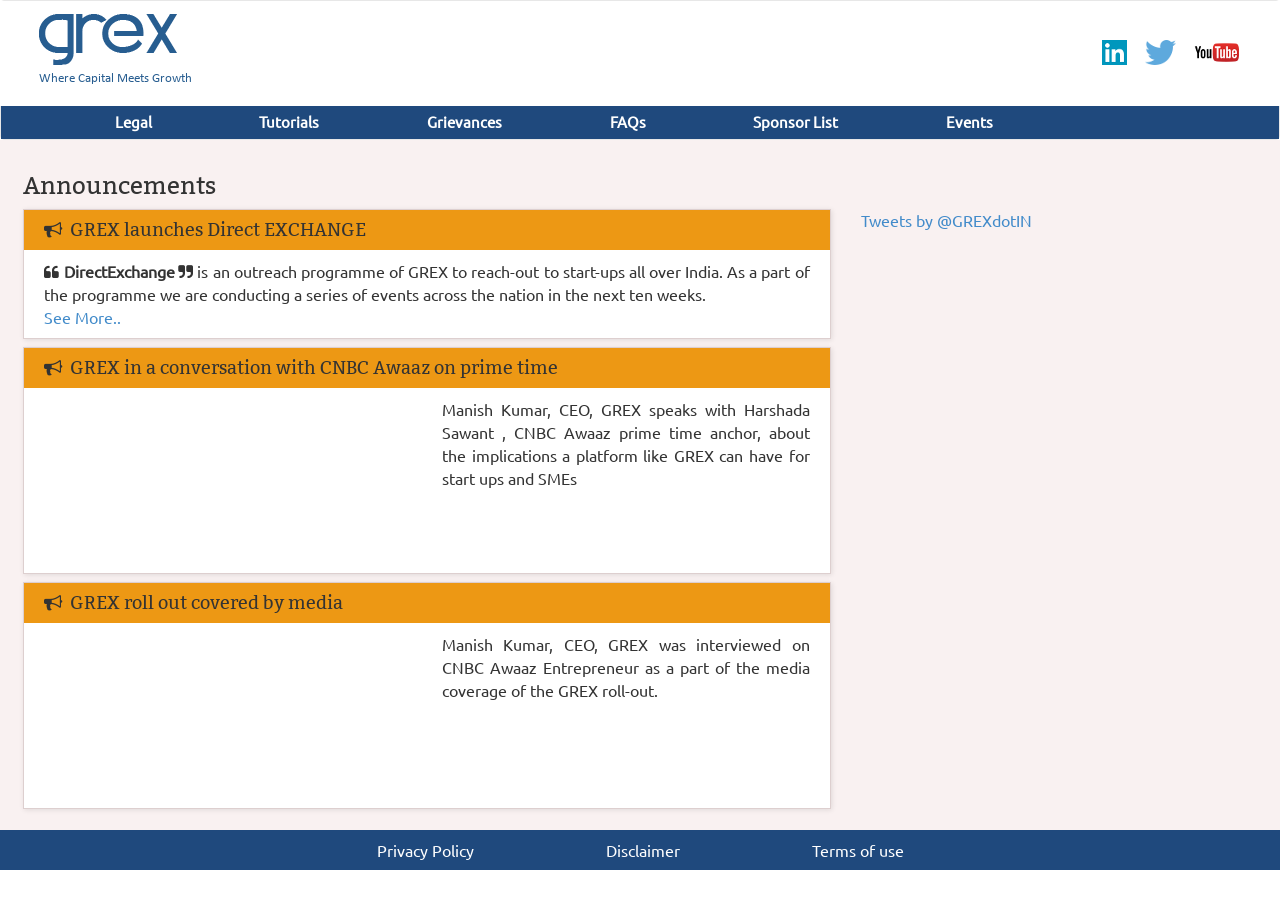
<file: index.html>
<html>
	<head>
		<link href="css/bootstrap.min.css" rel="stylesheet" />
		<link href="css/font-awesome.min.css" rel="stylesheet" />
		<link href="css/index.css" rel="stylesheet"/>
		
		<script src="js/jquery-2.1.1.min.js"></script>
		<script src="js/bootstrap.min.js"></script>
		<script src="js/index.js"></script>
	</head>
	<body>
		<div id="header"></div>
		
		<div class="container-fluid background paddingBody">
		<!--
			<div class="row">
						
						
						<div class="col-lg-12 col-md-12 col-xs-12">
							<div class="row card description">
								<div class="col-lg-12 col-xs-12 col-md-12 card-content">
									Similarity and contrast, connection and separation, grouped and ungrouped are
		all ways to describe the varying sameness and difference between elements.
		Based on the information they carry, weâ€™ll want some elements to look similar,
		to indicate that they are related in some way. Weâ€™ll also want to show that some
		elements are different and belong to different groups.
								</div>
							</div>
							
						</div>
						
						
						
					</div>
				-->
		
			<div class="row">
				<div class="col-lg-8 col-md-8 col-xs-8 left-side announcements">
					
					<h3>Announcements</h3>
					
					<div class="card">
						<div class="card-heading">
							<h4><i class="fa fa-bullhorn"></i>GREX launches Direct EXCHANGE</h4>		
						</div>
						
						<div class="card-content">
							<i class="fa fa-quote-left"></i><strong> DirectExchange</strong><i class="fa fa-quote-right"></i> is an outreach programme of GREX to reach-out to start-ups all over  India. As a part of the programme we are conducting a series of events across the nation in the next ten weeks.
							<br>
							<a href="events.html">See More..</a>
						</div>
					</div>
					
					
					<div class="card">
						<div class="card-heading">
							<h4><i class="fa fa-bullhorn"></i>GREX in a conversation with CNBC Awaaz on prime time</h4>		
						</div>
						
						<div class="card-content">
								<div class="row">
								<div class="col-lg-6 col-md-6 col-xs-6 card-video">
									<iframe src="https://www.youtube.com/embed/W9gJWY_guM8" frameborder="0" allowfullscreen></iframe>
								</div>
								<div class="col-lg-6 col-md-6 col-xs-6 ">
									Manish Kumar, CEO, GREX speaks with Harshada Sawant , CNBC Awaaz prime time anchor, about the implications a platform like GREX can have for start ups and SMEs
								</div>
							</div>
						
						</div>
					</div>
					
						<div class="card">
						<div class="card-heading">
							<h4><i class="fa fa-bullhorn"></i>GREX roll out covered by media</h4>		
						</div>
						
						<div class="card-content">
								<div class="row">
								<div class="col-lg-6 col-md-6 col-xs-6 card-video">
									<iframe src="https://www.youtube.com/embed/N4D2Pi7-pUA" frameborder="0" allowfullscreen></iframe>
								</div>
								<div class="col-lg-6 col-md-6 col-xs-6 ">
									Manish Kumar, CEO, GREX was interviewed on CNBC Awaaz Entrepreneur as a part of the media coverage of the GREX roll-out.
								</div>
							</div>
						
						</div>
					</div>
					
					<!--
					<div class="card">
											<div class="card-heading">
												<h4>Heading21</h4>		
											</div>
											
											<div class="card-content">
												<div class="row">
													<div class="col-lg-6 col-md-6 col-xs-6 card-image">
														<img src="images/announcement/mki.jpeg" />
													</div>
													<div class="col-lg-6 col-md-6 col-xs-6 ">
														Each of these things communicates something about the element. If one heading is bigger than another, then we assume the bigger heading is more important. We might view an element with a shape thatÃ¢â‚¬â„¢s jagged and sharp as being dangerous.
													</div>
												</div>
											</div>
										</div>
										-->
			<!--
					
								<div class="card">
									<div class="card-heading">
										<h4>Heading21</h4>		
									</div>
									
									<div class="card-content">
										<div class="row">
											<div class="col-lg-6 col-md-6 col-xs-6 card-video">
												<iframe src="https://www.youtube.com/embed/W9gJWY_guM8" frameborder="0" allowfullscreen></iframe>
											</div>
											<div class="col-lg-6 col-md-6 col-xs-6 ">
												Each of these things communicates something about the element. If one heading is bigger than another, then we assume the bigger heading is more important. We might view an element with a shape thatÃ¢â‚¬â„¢s jagged and sharp as being dangerous.
											</div>
										</div>
									</div>
								</div>
								
						-->
					
					
				</div>
				
				<div class="col-lg-4 col-md-4 col-xs-4">
						<h3 style="opacity: 0">Tweets</h3>
						
					
						
				<a class="twitter-timeline" href="https://twitter.com/GREXdotIN" data-widget-id="596213461622755329">Tweets by @GREXdotIN</a>
<script>!function(d,s,id){var js,fjs=d.getElementsByTagName(s)[0],p=/^http:/.test(d.location)?'http':'https';if(!d.getElementById(id)){js=d.createElement(s);js.id=id;js.src=p+"://platform.twitter.com/widgets.js";fjs.parentNode.insertBefore(js,fjs);}}(document,"script","twitter-wjs");</script>
					
				</div>
			</div>
		</div>

<div id="footer"></div>
	
	</body>
</html>
</file>
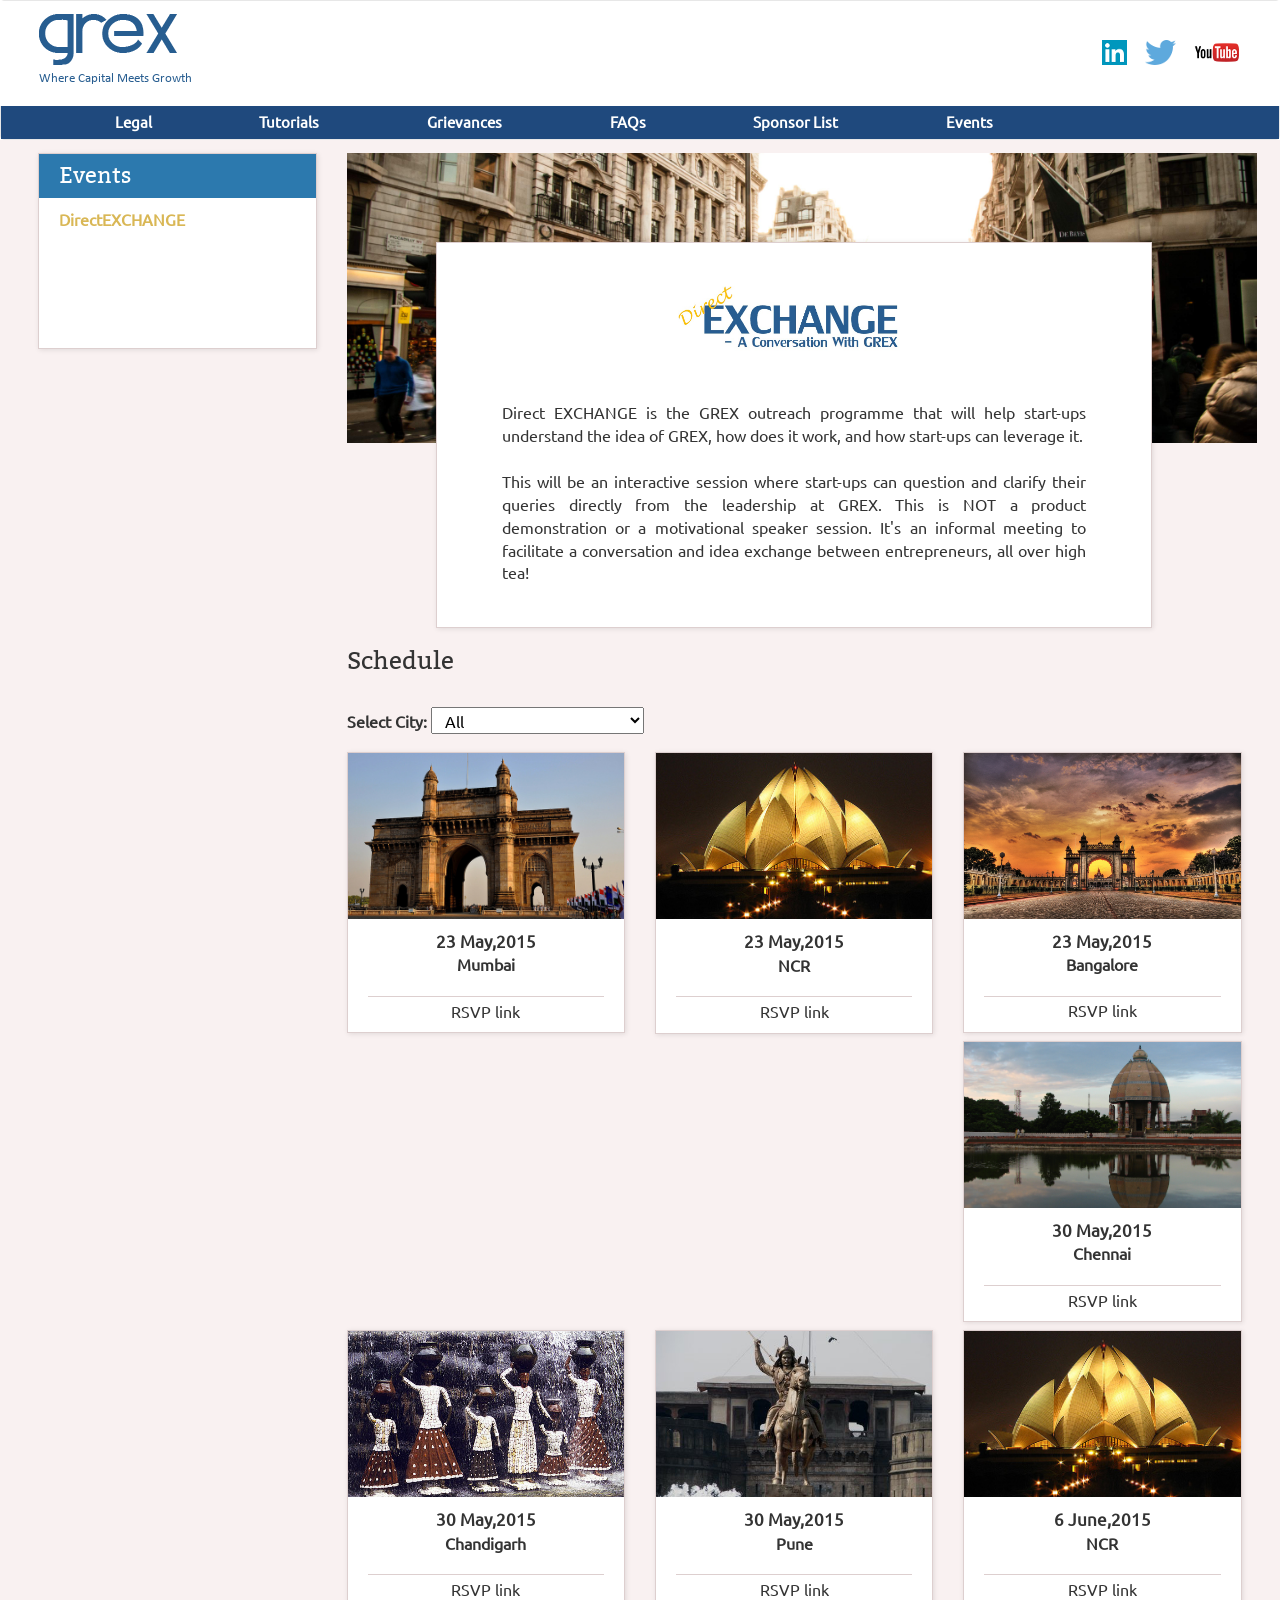
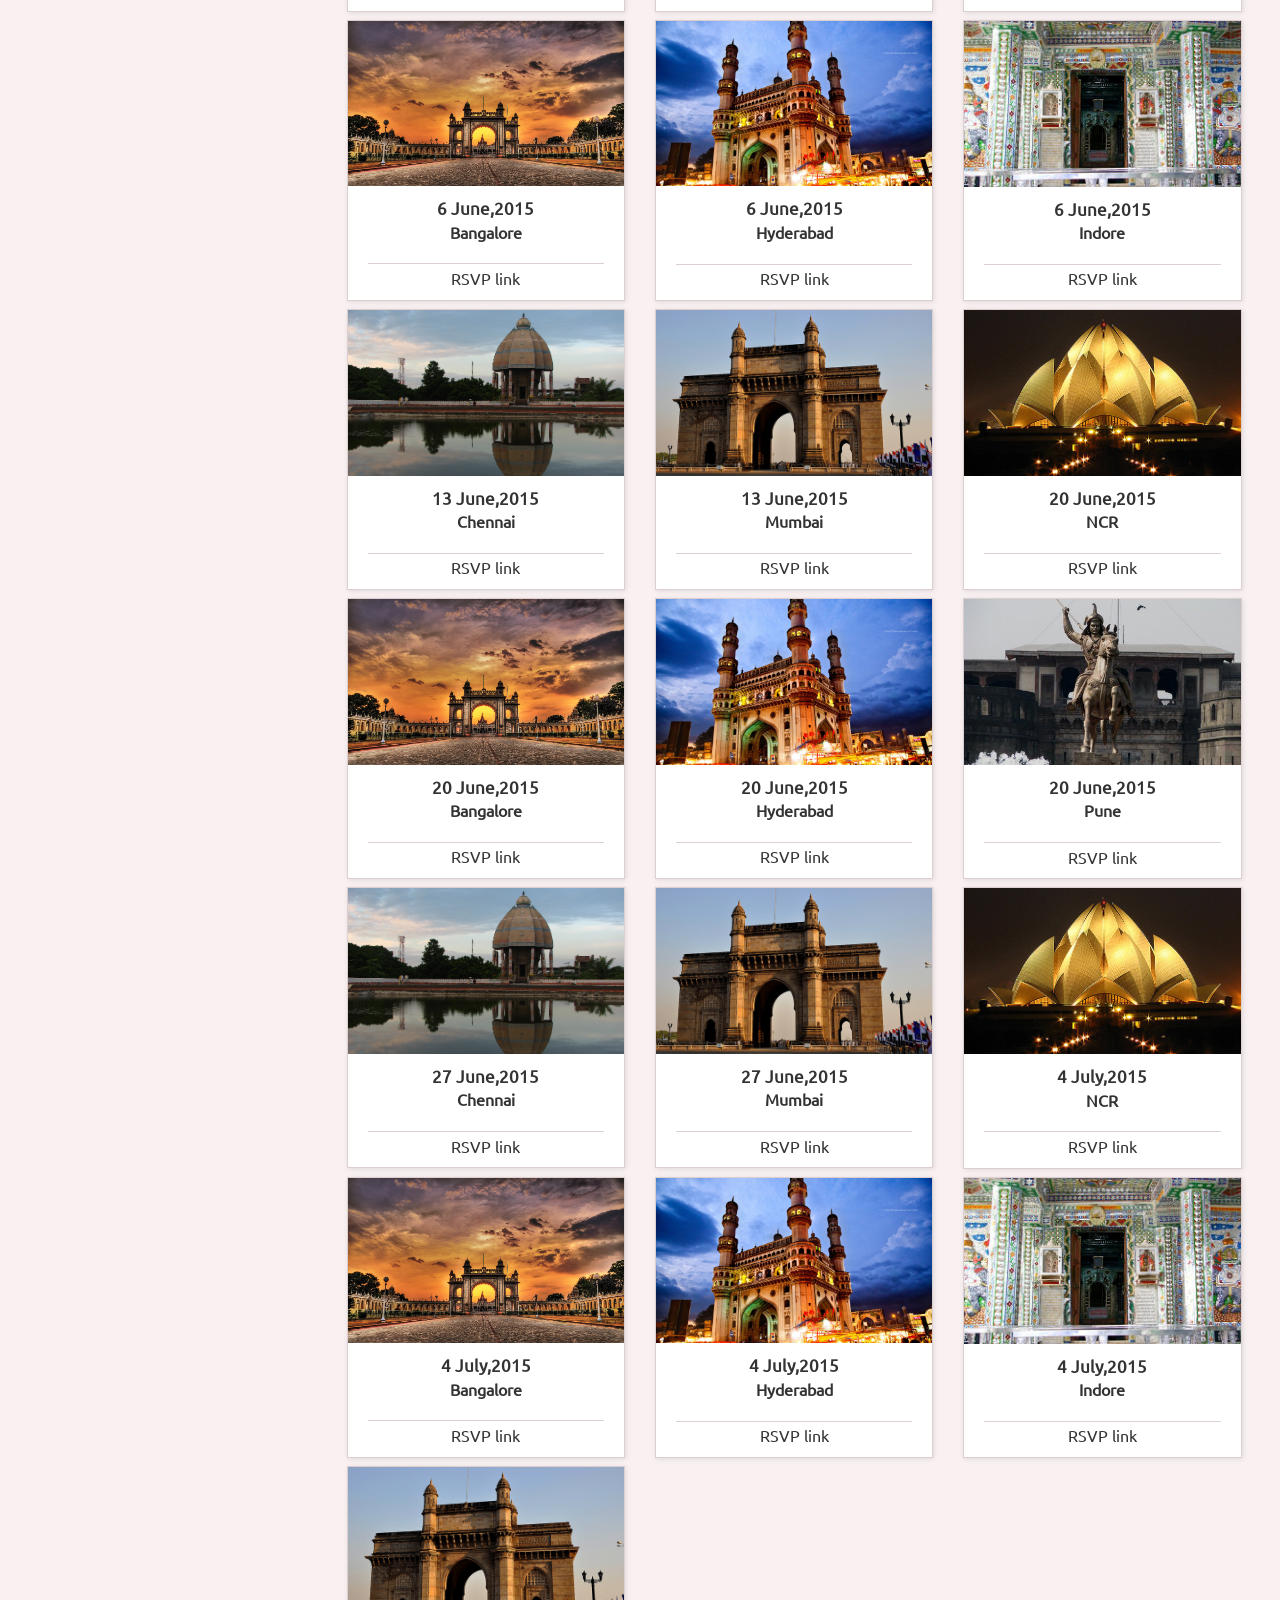
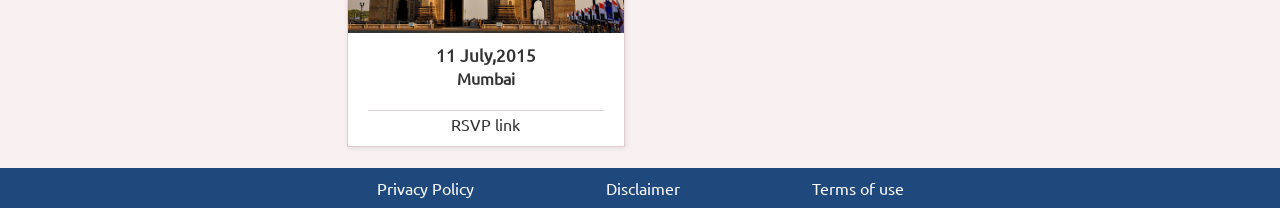
<file: events.html>
<html>
		<head>
		<link href="css/bootstrap.min.css" rel="stylesheet" />
		<link href="css/index.css" rel="stylesheet"/>
		
		<script src="js/jquery-2.1.1.min.js"></script>
		<script src="js/bootstrap.min.js"></script>
		<script src="js/index.js"></script>
	</head>
	<body>
		<div id="header"></div>
		
		
			<div class="container-fluid background paddingBody">
				<div class="row">
					<div class="col-lg-3 col-md-3 col-xs-3 blue">
						<div class="card">
						<div class="card-heading">
							<h4>Events</h4>		
						</div>
						
						<div class="card-content side-menu">
							
							<ul>
								<li>
									<a href="grievances-grievanceOficer.html" class="active" >DirectEXCHANGE</a>
								</li>
								
							
								
								
							</ul>
							
						</div>
					</div>
					
					
					</div>
				
					<div class="col-lg-9 col-md-9 col-xs-9" id="mainContent">
						
						<div class="bgImg">
							<img src="images/bg1.jpg" />
						</div>
						
					<div class="card event">
						
						
						
						<div class="card-content event">
						
							<div class="text-center">
								<img src="images/directExchangeLogo.jpg" class="eventLogo" />
							</div>
							
							<p>
								Direct EXCHANGE is the GREX outreach programme that will help start-ups understand the idea of GREX, how does it work, and how start-ups can leverage it.
							</p>
							
							<p>
								This will be an interactive session where start-ups can question and clarify their queries directly from the leadership at GREX. This is NOT a product demonstration or a motivational speaker session. It's an informal meeting to facilitate a conversation and idea exchange between entrepreneurs, all over high tea!
							</p>
								
						</div>
					</div>	
						
						<h3>Schedule</h3>
						
						<br />
						<label>Select City:</label>
						<select class="filter">
							<optgroup>
							<option selected="selected" value="all">All</option>
							<option value="bangalore">Bangalore</option>
							<option value="chennai">Chennai</option>
							<option value="chandigarh">Chandigarh</option>
							<option value="indore">Indore</option>
							<option value="mumbai">Mumbai</option>
							<option value="ncr">NCR</option>
							
							<option value="pune">Pune</option>
							</optgroup>
						</select>
						
					<div class="row schedule">
						<div class="col-lg-4 col-md-4 col-xs-12 mumbai">
							<div class="card ">
								<img src="images/mumbai1.jpg" />
								<div class="card-content text-center">
									<div class="date">23 May,2015</div>
									<div class="location">Mumbai</div>
								</div>
								
								<div class="card-footer text-center">
									<div class="line"></div>
									RSVP link
								</div>
							</div>
						</div>
					
						<div class="col-lg-4 col-md-4 col-xs-12 ncr">
							<div class="card ">
								<img src="images/delhi1.jpg" />
								<div class="card-content text-center">
									<div class="date">23 May,2015</div>
									<div class="location">NCR</div>
								</div>
								
								<div class="card-footer text-center">
									<div class="line"></div>
									RSVP link
								</div>
							</div>
						</div>
					
						<div class="col-lg-4 col-md-4 col-xs-12 bangalore">
							<div class="card ">
								<img src="images/banglore1.jpg" />
								<div class="card-content text-center">
									<div class="date">23 May,2015</div>
									<div class="location">Bangalore</div>
								</div>
								
								<div class="card-footer text-center">
									<div class="line"></div>
									RSVP link
								</div>
							</div>
						</div>
					<!--					-->
					
					<div class="col-lg-4 col-md-4 col-xs-12 chennai">
							<div class="card ">
								<img src="images/chennai1.jpg" />
								<div class="card-content text-center">
									<div class="date">30 May,2015</div>
									<div class="location">Chennai</div>
								</div>
								
								<div class="card-footer text-center">
									<div class="line"></div>
									RSVP link
								</div>
							</div>
						</div>
					
						<div class="col-lg-4 col-md-4 col-xs-12 chandigarh">
							<div class="card ">
								<img src="images/chandigarh1.jpg" />
								<div class="card-content text-center">
									<div class="date">30 May,2015</div>
									<div class="location">Chandigarh</div>
								</div>
								
								<div class="card-footer text-center">
									<div class="line"></div>
									RSVP link
								</div>
							</div>
						</div>
					
						<div class="col-lg-4 col-md-4 col-xs-12 pune">
							<div class="card ">
								<img src="images/pune1.jpg" />
								<div class="card-content text-center">
									<div class="date">30 May,2015</div>
									<div class="location">Pune</div>
								</div>
								
								<div class="card-footer text-center">
									<div class="line"></div>
									RSVP link
								</div>
							</div>
						</div>
					
						<!--		-->
						
						<div class="col-lg-4 col-md-4 col-xs-12 ncr">
							<div class="card ">
								<img src="images/delhi1.jpg">
								<div class="card-content text-center">
									<div class="date">6 June,2015</div>
									<div class="location">NCR</div>
								</div>
								
								<div class="card-footer text-center">
									<div class="line"></div>
									RSVP link
								</div>
							</div>
						</div>
					
						<div class="col-lg-4 col-md-4 col-xs-12 bangalore">
							<div class="card ">
								<img src="images/banglore1.jpg">
								<div class="card-content text-center">
									<div class="date">6 June,2015</div>
									<div class="location">Bangalore</div>
								</div>
								
								<div class="card-footer text-center">
									<div class="line"></div>
									RSVP link
								</div>
							</div>
						</div>
						
						<div class="col-lg-4 col-md-4 col-xs-12 hyderabad">
							<div class="card ">
								<img src="images/hyderabad1.jpg">
								<div class="card-content text-center">
									<div class="date">6 June,2015</div>
									<div class="location">Hyderabad</div>
								</div>
								
								<div class="card-footer text-center">
									<div class="line"></div>
									RSVP link
								</div>
							</div>
						</div>
						
						<div class="col-lg-4 col-md-4 col-xs-12 indore">
							<div class="card ">
								<img src="images/indore1.jpg">
								<div class="card-content text-center">
									<div class="date">6 June,2015</div>
									<div class="location">Indore</div>
								</div>
								
								<div class="card-footer text-center">
									<div class="line"></div>
									RSVP link
								</div>
							</div>
						</div>
						
						<!--													-->
						
						<div class="col-lg-4 col-md-4 col-xs-12 chennai">
							<div class="card ">
								<img src="images/chennai1.jpg">
								<div class="card-content text-center">
									<div class="date">13 June,2015</div>
									<div class="location">Chennai</div>
								</div>
								
								<div class="card-footer text-center">
									<div class="line"></div>
									RSVP link
								</div>
							</div>
						</div>
					
						<div class="col-lg-4 col-md-4 col-xs-12 mumbai">
							<div class="card ">
								<img src="images/mumbai1.jpg">
								<div class="card-content text-center">
									<div class="date">13 June,2015</div>
									<div class="location">Mumbai</div>
								</div>
								
								<div class="card-footer text-center">
									<div class="line"></div>
									RSVP link
								</div>
							</div>
						</div>
					
						<!--													-->
						
						<div class="col-lg-4 col-md-4 col-xs-12 ncr">
							<div class="card ">
								<img src="images/delhi1.jpg">
								<div class="card-content text-center">
									<div class="date">20 June,2015</div>
									<div class="location">NCR</div>
								</div>
								
								<div class="card-footer text-center">
									<div class="line"></div>
									RSVP link
								</div>
							</div>
						</div>
					
						<div class="col-lg-4 col-md-4 col-xs-12 bangalore">
							<div class="card ">
								<img src="images/banglore1.jpg">
								<div class="card-content text-center">
									<div class="date">20 June,2015</div>
									<div class="location">Bangalore</div>
								</div>
								
								<div class="card-footer text-center">
									<div class="line"></div>
									RSVP link
								</div>
							</div>
						</div>
					
						<div class="col-lg-4 col-md-4 col-xs-12 hyderabad">
							<div class="card ">
								<img src="images/hyderabad1.jpg">
								<div class="card-content text-center">
									<div class="date">20 June,2015</div>
									<div class="location">Hyderabad</div>
								</div>
								
								<div class="card-footer text-center">
									<div class="line"></div>
									RSVP link
								</div>
							</div>
						</div>
					
						<div class="col-lg-4 col-md-4 col-xs-12 pune">
							<div class="card ">
								<img src="images/pune1.jpg">
								<div class="card-content text-center">
									<div class="date">20 June,2015</div>
									<div class="location">Pune</div>
								</div>
								
								<div class="card-footer text-center">
									<div class="line"></div>
									RSVP link
								</div>
							</div>
						</div>

						<div class="col-lg-4 col-md-4 col-xs-12 chennai">
							<div class="card">
								<img src="images/chennai1.jpg">
								<div class="card-content text-center">
									<div class="date">27 June,2015</div>
									<div class="location">Chennai</div>
								</div>
								
								<div class="card-footer text-center">
									<div class="line"></div>
									RSVP link
								</div>
							</div>
						</div>
						
						<div class="col-lg-4 col-md-4 col-xs-12 mumbai">
							<div class="card">
								<img src="images/mumbai1.jpg">
								<div class="card-content text-center">
									<div class="date">27 June,2015</div>
									<div class="location">Mumbai</div>
								</div>
								
								<div class="card-footer text-center">
									<div class="line"></div>
									RSVP link
								</div>
							</div>
						</div>
					
						<div class="col-lg-4 col-md-4 col-xs-12 ncr">
							<div class="card">
								<img src="images/delhi1.jpg">
								<div class="card-content text-center">
									<div class="date">4 July,2015</div>
									<div class="location">NCR</div>
								</div>
								
								<div class="card-footer text-center">
									<div class="line"></div>
									RSVP link
								</div>
							</div>
						</div>
						
						<div class="col-lg-4 col-md-4 col-xs-12 bangalore">
							<div class="card">
								<img src="images/banglore1.jpg">
								<div class="card-content text-center">
									<div class="date">4 July,2015</div>
									<div class="location">Bangalore</div>
								</div>
								
								<div class="card-footer text-center">
									<div class="line"></div>
									RSVP link
								</div>
							</div>
						</div>
					
						<div class="col-lg-4 col-md-4 col-xs-12 hyderabad">
							<div class="card">
								<img src="images/hyderabad1.jpg">
								<div class="card-content text-center">
									<div class="date">4 July,2015</div>
									<div class="location">Hyderabad</div>
								</div>
								
								<div class="card-footer text-center">
									<div class="line"></div>
									RSVP link
								</div>
							</div>
						</div>
					
						<div class="col-lg-4 col-md-4 col-xs-12 indore">
							<div class="card">
								<img src="images/indore1.jpg">
								<div class="card-content text-center">
									<div class="date">4 July,2015</div>
									<div class="location">Indore</div>
								</div>
								
								<div class="card-footer text-center">
									<div class="line"></div>
									RSVP link
								</div>
							</div>
						</div>

						<div class="col-lg-4 col-md-4 col-xs-12 mumbai">
							<div class="card">
								<img src="images/mumbai1.jpg">
								<div class="card-content text-center">
									<div class="date">11 July,2015</div>
									<div class="location">Mumbai</div>
								</div>
								
								<div class="card-footer text-center">
									<div class="line"></div>
									RSVP link
								</div>
							</div>
						</div>

					</div>
					
					
					</div>
				</div>
			</div>
			
			<div id="footer"></div>
		
	</body>
	
</html>
</file>
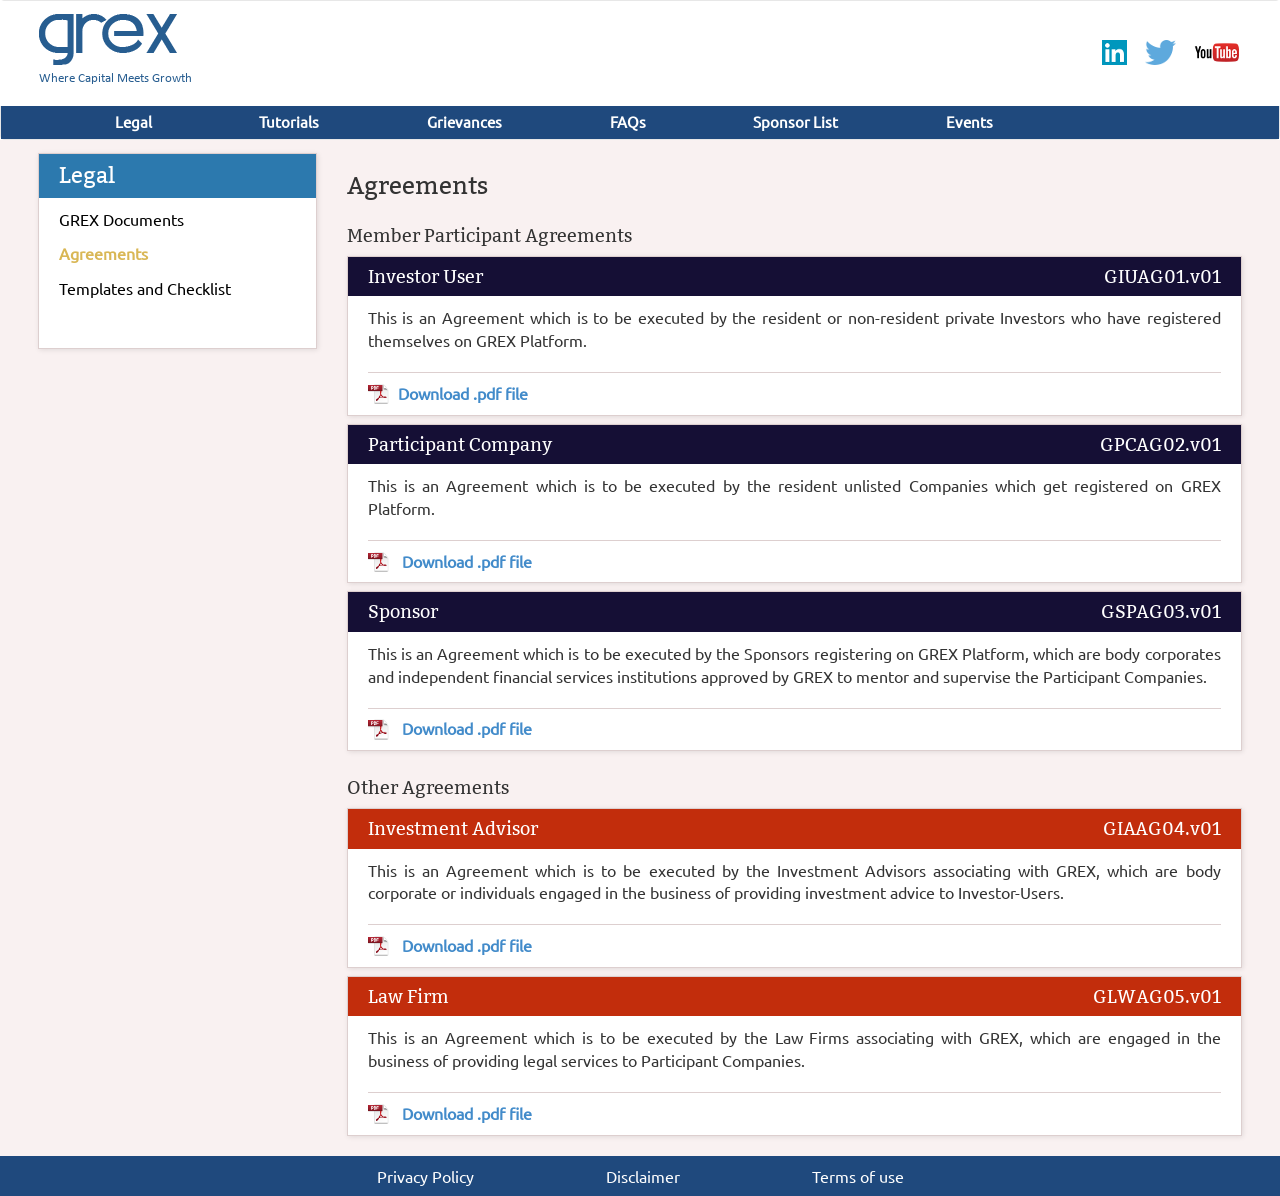
<file: legalAgreements.html>
<html>
		<head>
		<link href="css/bootstrap.min.css" rel="stylesheet" />
		<link href="css/index.css" rel="stylesheet"/>
		
		<script src="js/jquery-2.1.1.min.js"></script>
		<script src="js/bootstrap.min.js"></script>
		<script src="js/index.js"></script>
	</head>
	<body>
		<div id="header"></div>
		
		
			<div class="container-fluid background paddingBody">
				<div class="row">
					<div class="col-lg-3 col-md-3 col-xs-3 blue">
						<div class="card">
						<div class="card-heading">
							<h4>Legal</h4>		
						</div>
						
						<div class="card-content side-menu">
							
							<ul>
								<li>
									<a href="legalGrexDocuments.html" >GREX Documents</a>
								</li>
								
								<li>
									<a href="legalAgreements.html" class="active" >Agreements</a>
								</li>
								
								<li>
									<a href="legalTemplatesAndChecklist.html">Templates and Checklist</a>
								</li>
								
								<li class="hide">
									<a href="legalRegulatoryRelevantLaws.html">Regulatory Relevant Laws</a>
								</li>
							</ul>
							
						</div>
					</div>
					
					
					</div>
				
					<div class="col-lg-9 col-md-9 col-xs-9" id="mainContent">
			
					
						<h3>Agreements</h3>
						
						<h4 class="sub-title">Member Participant Agreements</h4>
						
						<div class="card">
						<div class="card-heading purple">
							<h4>
								<div class="row">
									<div class="col-lg-6 col-md-6 col-xs-6 docName">
										Investor User
									</div>
									<div class="col-lg-6 col-md-6 col-xs-6 docId">
										GIUAG01.v01
									</div>
									
								</div>
							</h4>		
						</div>
						
						<div class="card-content">
							This is an Agreement which is to be executed by the resident or non-resident private Investors who have registered themselves on GREX Platform.
						</div>
						
						<div class="card-footer">
							<div class="line"></div>
							<div class="card-footer-content">
								<a href="documents/GIUAG01.v01 - GREX Investor User Agreement.pdf" download><img class="pdfIcon" src="images/pdficon_large.png" />Download .pdf file</a>
							</div>
						</div>
					</div>
					
						<div class="card">
						<div class="card-heading purple">
							<h4>
								<div class="row">
									
									<div class="col-lg-6 col-md-6 col-xs-6 docName">
										Participant Company
									</div>
									
									<div class="col-lg-6 col-md-6 col-xs-6 docId">
										GPCAG02.v01
									</div>
								</div>
							</h4>		
						</div>
						
						<div class="card-content">
							This is an Agreement which is to be executed by the resident unlisted Companies which get registered on GREX Platform.
						</div>
						
						<div class="card-footer">
							<div class="line"></div>
							<div class="card-footer-content">
								<a href="documents/GPCAG02.v01 - GREX Participant Company's Agreement.pdf" download> <img class="pdfIcon" src="images/pdficon_large.png" /> Download .pdf file</a>
							</div>
						</div>
					</div>
					
						<div class="card">
						<div class="card-heading purple">
							<h4>
								<div class="row">
									<div class="col-lg-6 col-md-6 col-xs-6 docName">
										Sponsor
									</div>
									<div class="col-lg-6 col-md-6 col-xs-6 docId">
										GSPAG03.v01
									</div>
									
								</div>
							</h4>		
						</div>
						
						<div class="card-content">
							This is an Agreement which is to be executed by the Sponsors registering on GREX Platform, which are body corporates and independent financial services institutions approved by GREX to mentor and supervise the Participant Companies.
						</div>
						
						<div class="card-footer">
							<div class="line"></div>
							<div class="card-footer-content">
								<a href="documents/GSPAG03.v01 - GREX Sponsor Agreement.pdf" download><img class="pdfIcon" src="images/pdficon_large.png" /> Download .pdf file</a>
							</div>
						</div>
					</div>
					
					<h4 class="sub-title">Other Agreements</h4>
						
						<div class="card">
						<div class="card-heading red">
							<h4>
								<div class="row">
									<div class="col-lg-6 col-md-6 col-xs-6 docName">
										Investment Advisor
									</div>
									<div class="col-lg-6 col-md-6 col-xs-6 docId">
										GIAAG04.v01
									</div>
									
								</div>
							</h4>		
						</div>
						
						<div class="card-content">
							This is an Agreement which is to be executed by the Investment Advisors associating with GREX, which are body corporate or individuals engaged in the business of providing investment advice to Investor-Users.
						</div>
						
						<div class="card-footer">
							<div class="line"></div>
							<div class="card-footer-content">
								<a href="documents/GIAAG04.v01 - GREX Investment Advisor Agreement.pdf" download><img class="pdfIcon" src="images/pdficon_large.png" /> Download .pdf file</a>
							</div>
						</div>
					</div>
					
						
						<div class="card">
						<div class="card-heading red">
							<h4>
								<div class="row">
									<div class="col-lg-6 col-md-6 col-xs-6 docName">
										Law Firm
									</div>
									<div class="col-lg-6 col-md-6 col-xs-6 docId">
										GLWAG05.v01
									</div>
									
								</div>
							</h4>		
						</div>
						
						<div class="card-content">
							This is an Agreement which is to be executed by the Law Firms associating with GREX, which are engaged in the business of providing legal services to Participant Companies.
						</div>
						
						<div class="card-footer">
							<div class="line"></div>
							<div class="card-footer-content">
								<a href="documents/GLWAG05.v01 - GREX Law Firm Agreement.pdf" download><img class="pdfIcon" src="images/pdficon_large.png" /> Download .pdf file</a>
							</div>
						</div>
					</div>
					
					
					
					
					
					
					
					
					</div>
				</div>
			</div>
			
			<div id="footer"></div>
		
	</body>
	
</html>
</file>
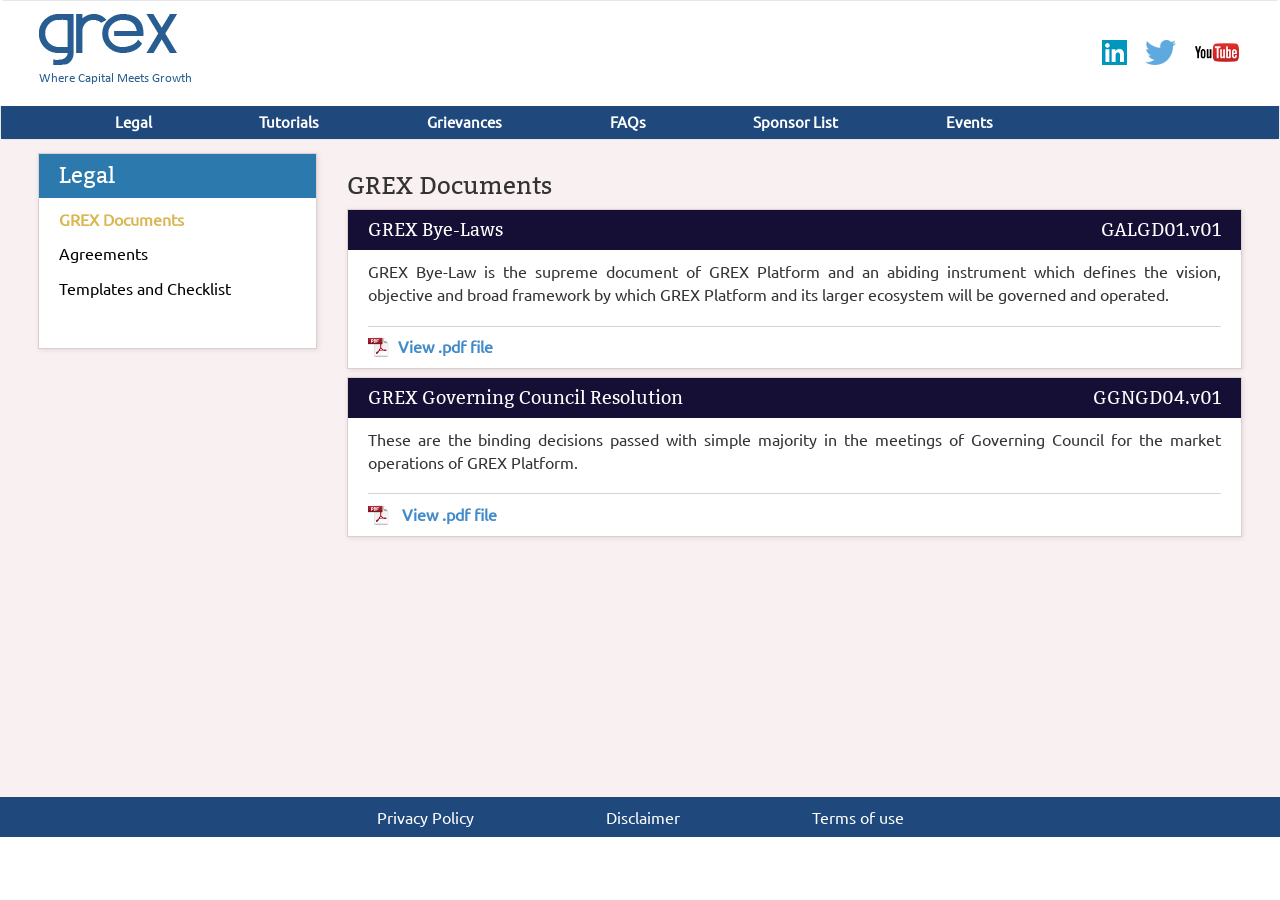
<file: legalGrexDocuments.html>
<html>
		<head>
		<link href="css/bootstrap.min.css" rel="stylesheet" />
		<link href="css/index.css" rel="stylesheet"/>
		
		<script src="js/jquery-2.1.1.min.js"></script>
		<script src="js/bootstrap.min.js"></script>
		<script src="js/index.js"></script>
	</head>
	<body>
		<div id="header"></div>
		
		
			<div class="container-fluid background paddingBody">
				<div class="row">
					<div class="col-lg-3 col-md-3 col-xs-3 blue">
						<div class="card">
						<div class="card-heading">
							<h4>Legal</h4>		
						</div>
						
						<div class="card-content side-menu">
							
							<ul>
								<li>
									<a href="legalGrexDocuments" class="active" >GREX Documents</a>
								</li>
								
								<li>
									<a href="legalAgreements.html" data-html="agreements.html">Agreements</a>
								</li>
								
								<li>
									<a href="legalTemplatesAndChecklist.html">Templates and Checklist</a>
								</li>
								
								<li class="hide">
									<a href="legalRegulatoryRelevantLaws.html">Regulatory Relevant Laws</a>
								</li>
							</ul>
							
						</div>
					</div>
					
					
					</div>
				
					<div class="col-lg-9 col-md-9 col-xs-9" id="mainContent">
						
						<h3>GREX Documents</h3>
						
						<div class="card">
						<div class="card-heading purple">
							<h4>
								<div class="row">
									<div class="col-lg-6 col-md-6 col-xs-6 docName">
										GREX Bye-Laws
									</div>
									<div class="col-lg-6 col-md-6 col-xs-6 docId">
										GALGD01.v01
									</div>
									
								</div>
							</h4>		
						</div>
						
						<div class="card-content">
							GREX Bye-Law is the supreme document of GREX Platform and an abiding instrument which defines the vision, objective and broad framework by which GREX Platform and its larger ecosystem will be governed and operated.
						</div>
						
						<div class="card-footer">
							<div class="line"></div>
							<div class="card-footer-content">
								<a href="documents/GALGD01.v01 - GREX Byelaws.pdf" target="_blank"><img class="pdfIcon" src="images/pdficon_large.png" />View .pdf file</a>
							</div>
						</div>
					</div>
					
						<div class="card hide">
						<div class="card-heading purple">
							<h4>
								<div class="row">
									<div class="col-lg-6 col-md-6 col-xs-6 docName">
										GREX Guiding Principles
									</div>
									<div class="col-lg-6 col-md-6 col-xs-6 docId">
										GIUAG02-V01
									</div>
									
								</div>
							</h4>		
						</div>
						
						<div class="card-content">
							GREX Guiding Principles define the code of conduct for GREX and its market which includes international principles of good faith and fair dealing with a purpose to promote ethical conduct, good practices and transparency.
						</div>
						
						<div class="card-footer">
							<div class="line"></div>
							<div class="card-footer-content">
								<a href="" target="_blank"> <img class="pdfIcon" src="images/pdficon_large.png" /> View .pdf file</a>
							</div>
						</div>
					</div>
					
						<div class="card hide">
						<div class="card-heading purple">
							<h4>
								<div class="row">
									<div class="col-lg-6 col-md-6 col-xs-6 docName">
										GREX Rules/Regulations
									</div>
									<div class="col-lg-6 col-md-6 col-xs-6 docId">
										GIUAG03-V01
									</div>
									
								</div>
							</h4>		
						</div>
						
						<div class="card-content">
							GREX Rules/Regulations are framed by the Governing Council, an independent body of experienced and qualified persons as per Bye-Laws, to regulate the market operations of GREX Platform.
						</div>
						
						<div class="card-footer">
							<div class="line"></div>
							<div class="card-footer-content">
								<a href="" target="_blank"><img class="pdfIcon" src="images/pdficon_large.png" /> View .pdf file</a>
							</div>
						</div>
					</div>
						
						<div class="card">
						<div class="card-heading purple">
							<h4>
								<div class="row">
									<div class="col-lg-6 col-md-6 col-xs-6 docName">
										GREX Governing Council Resolution
									</div>
									<div class="col-lg-6 col-md-6 col-xs-6 docId">
										GGNGD04.v01
									</div>
									
								</div>
							</h4>		
						</div>
						
						<div class="card-content">
							These are the binding decisions passed with simple majority in the meetings of Governing Council for the market operations of GREX Platform.
						</div>
						
						<div class="card-footer">
							<div class="line"></div>
							<div class="card-footer-content">
								<a href="" target="_blank"><img class="pdfIcon" src="images/pdficon_large.png" /> View .pdf file</a>
							</div>
						</div>
					</div>
					
					
					
					
					
					
					
					</div>
				</div>
			</div>
			
			<div id="footer"></div>
		
	</body>
	
</html>
</file>
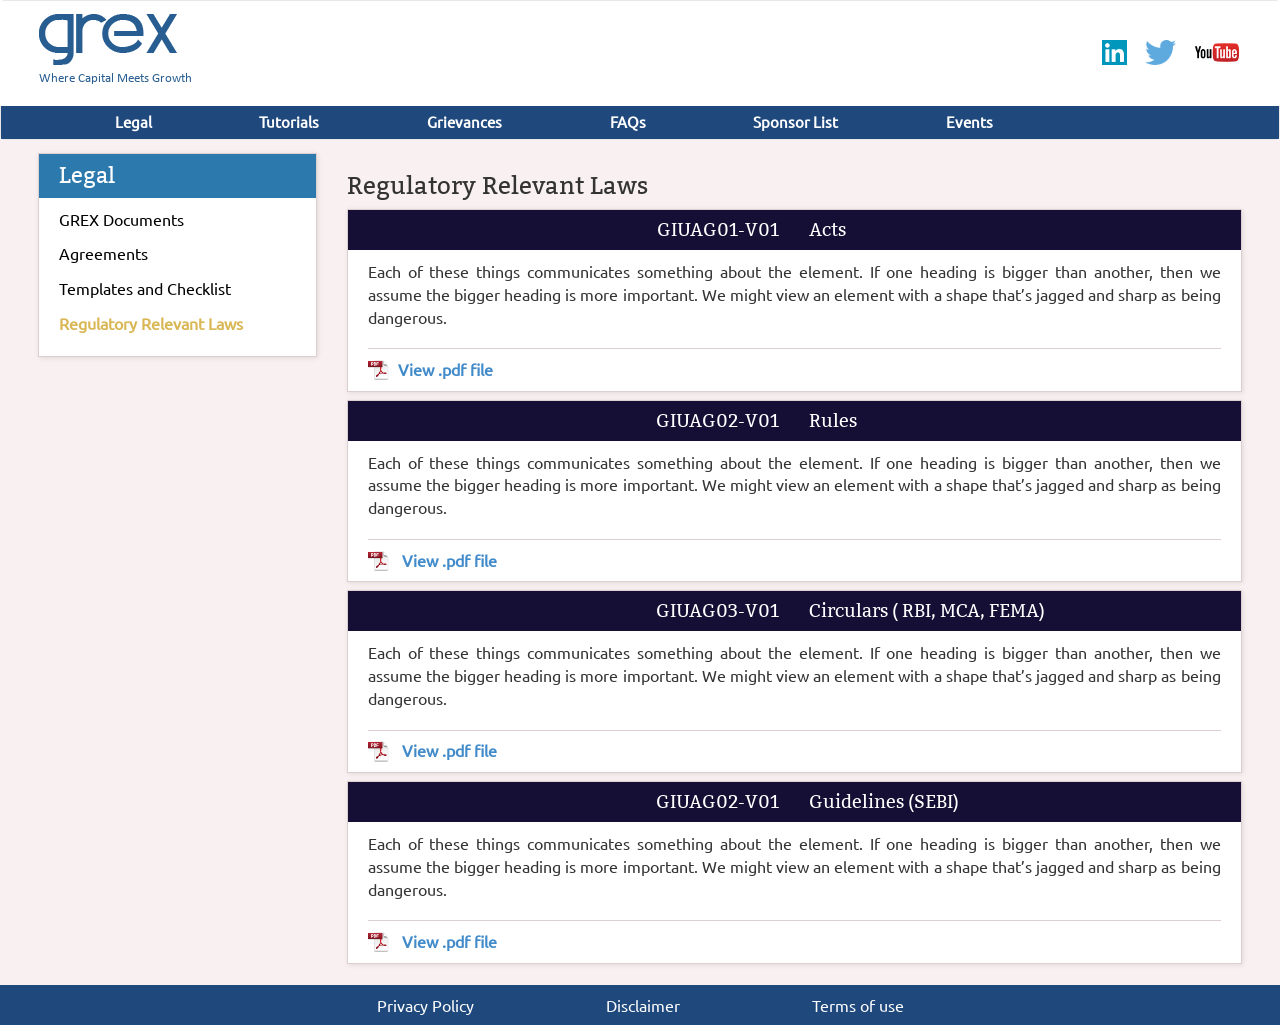
<file: legalRegulatoryRelevantLaws.html>
<html>
		<head>
		<link href="css/bootstrap.min.css" rel="stylesheet" />
		<link href="css/index.css" rel="stylesheet"/>
		
		<script src="js/jquery-2.1.1.min.js"></script>
		<script src="js/bootstrap.min.js"></script>
		<script src="js/index.js"></script>
	</head>
	<body>
		<div id="header"></div>
		
		
			<div class="container-fluid background paddingBody">
				<div class="row">
					<div class="col-lg-3 col-md-3 col-xs-3 blue">
						<div class="card">
						<div class="card-heading">
							<h4>Legal</h4>		
						</div>
						
						<div class="card-content side-menu">
							
							<ul>
								<li>
									<a href="legalGrexDocuments" >GREX Documents</a>
								</li>
								
								<li>
									<a href="legalAgreements.html" data-html="agreements.html">Agreements</a>
								</li>
								
								<li>
									<a href="legalTemplatesAndChecklist.html">Templates and Checklist</a>
								</li>
								
								<li>
									<a href="legalRegulatoryRelevantLaws.html" class="active" >Regulatory Relevant Laws</a>
								</li>
							</ul>
							
						</div>
					</div>
					
					
					</div>
				
					<div class="col-lg-9 col-md-9 col-xs-9" id="mainContent">
						
						<h3>Regulatory Relevant Laws</h3>
						
						<div class="card">
						<div class="card-heading purple">
							<h4>
								<div class="row">
									<div class="col-lg-6 col-md-6 col-xs-6 docId">
										GIUAG01-V01
									</div>
									<div class="col-lg-6 col-md-6 col-xs-6 docName">
										Acts
									</div>
								</div>
							</h4>		
						</div>
						
						<div class="card-content">
							Each of these things communicates something about the element. If one heading is bigger than another, then we
assume the bigger heading is more important. We might view an element with a shape that’s jagged and sharp
as being dangerous.
						</div>
						
						<div class="card-footer">
							<div class="line"></div>
							<div class="card-footer-content">
								<a href="" target="_blank"><img class="pdfIcon" src="images/pdficon_large.png" />View .pdf file</a>
							</div>
						</div>
					</div>
					
						<div class="card">
						<div class="card-heading purple">
							<h4>
								<div class="row">
									<div class="col-lg-6 col-md-6 col-xs-6 docId">
										GIUAG02-V01
									</div>
									<div class="col-lg-6 col-md-6 col-xs-6 docName">
										Rules
									</div>
								</div>
							</h4>		
						</div>
						
						<div class="card-content">
							Each of these things communicates something about the element. If one heading is bigger than another, then we
assume the bigger heading is more important. We might view an element with a shape that’s jagged and sharp
as being dangerous.
						</div>
						
						<div class="card-footer">
							<div class="line"></div>
							<div class="card-footer-content">
								<a href="" target="_blank"> <img class="pdfIcon" src="images/pdficon_large.png" /> View .pdf file</a>
							</div>
						</div>
					</div>
					
						<div class="card">
						<div class="card-heading purple">
							<h4>
								<div class="row">
									<div class="col-lg-6 col-md-6 col-xs-6 docId">
										GIUAG03-V01
									</div>
									<div class="col-lg-6 col-md-6 col-xs-6 docName">
										Circulars ( RBI, MCA, FEMA)
									</div>
								</div>
							</h4>		
						</div>
						
						<div class="card-content">
							Each of these things communicates something about the element. If one heading is bigger than another, then we
assume the bigger heading is more important. We might view an element with a shape that’s jagged and sharp
as being dangerous.
						</div>
						
						<div class="card-footer">
							<div class="line"></div>
							<div class="card-footer-content">
								<a href="" target="_blank"><img class="pdfIcon" src="images/pdficon_large.png" /> View .pdf file</a>
							</div>
						</div>
					</div>
						
						<div class="card">
						<div class="card-heading purple">
							<h4>
								<div class="row">
									<div class="col-lg-6 col-md-6 col-xs-6 docId">
										GIUAG02-V01
									</div>
									<div class="col-lg-6 col-md-6 col-xs-6 docName">
										Guidelines (SEBI)
									</div>
								</div>
							</h4>		
						</div>
						
						<div class="card-content">
							Each of these things communicates something about the element. If one heading is bigger than another, then we
assume the bigger heading is more important. We might view an element with a shape that’s jagged and sharp
as being dangerous.
						</div>
						
						<div class="card-footer">
							<div class="line"></div>
							<div class="card-footer-content">
								<a href="" target="_blank"><img class="pdfIcon" src="images/pdficon_large.png" /> View .pdf file</a>
							</div>
						</div>
					</div>
					
					
					
					
					
					
					
					</div>
				</div>
			</div>
			
			<div id="footer"></div>
		
	</body>
	
</html>
</file>
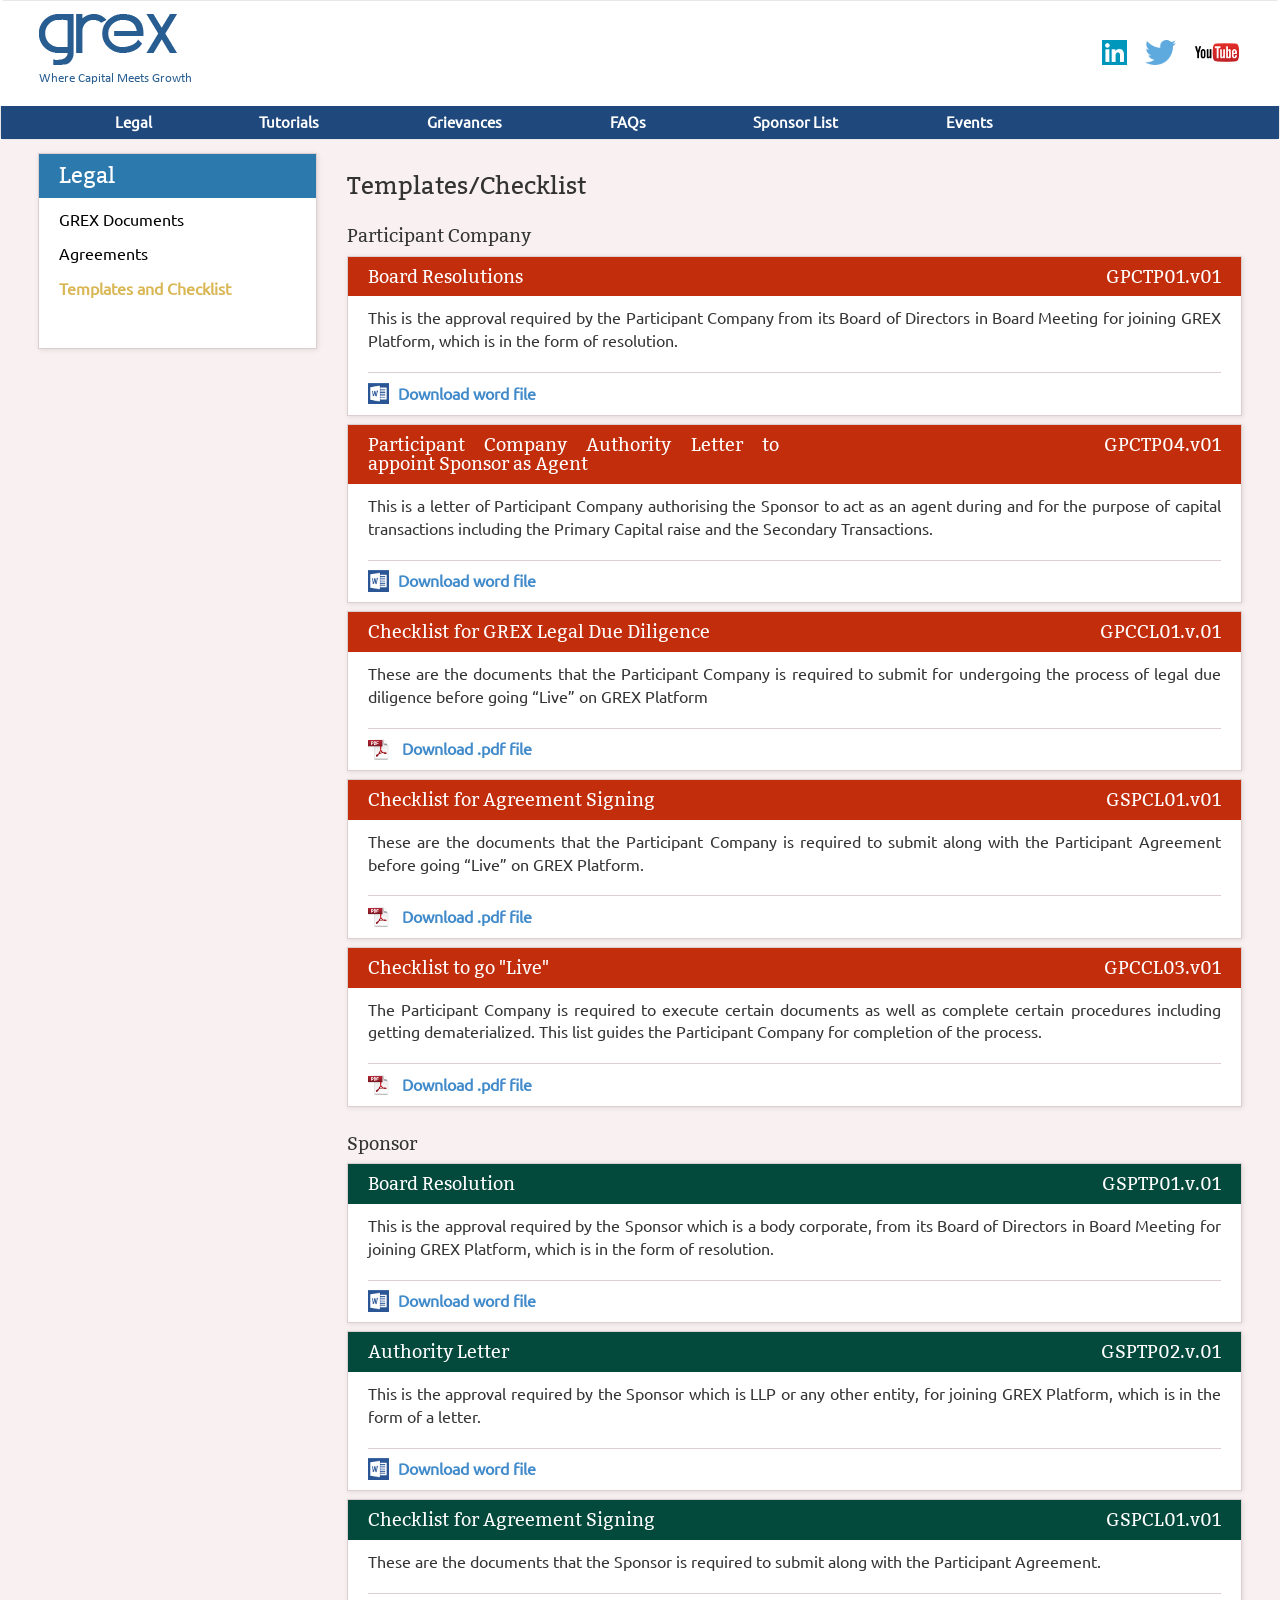
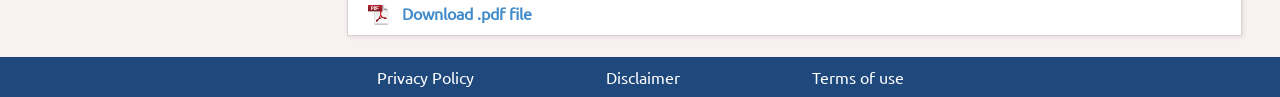
<file: legalTemplatesAndChecklist.html>
<html>
		<head>
		<link href="css/bootstrap.min.css" rel="stylesheet" />
		<link href="css/index.css" rel="stylesheet"/>
		
		<script src="js/jquery-2.1.1.min.js"></script>
		<script src="js/bootstrap.min.js"></script>
		<script src="js/index.js"></script>
	</head>
	<body>
		<div id="header"></div>
		
		
			<div class="container-fluid background paddingBody">
				<div class="row">
					<div class="col-lg-3 col-md-3 col-xs-3 blue">
						<div class="card">
						<div class="card-heading">
							<h4>Legal</h4>		
						</div>
						
						<div class="card-content side-menu">
							
							<ul>
								<li>
									<a href="legalGrexDocuments.html" >GREX Documents</a>
								</li>
								
								<li>
									<a href="legalAgreements.html" >Agreements</a>
								</li>
								
								<li>
									<a href="legalTemplatesAndChecklist.html" class="active" >Templates and Checklist</a>
								</li>
								
								<li class="hide">
									<a href="legalRegulatoryRelevantLaws.html">Regulatory Relevant Laws</a>
								</li>
							</ul>
							
						</div>
					</div>
					
					
					</div>
				
					<div class="col-lg-9 col-md-9 col-xs-9" id="mainContent">
			
					
						<h3>Templates/Checklist</h3>
						
						<h4 class="sub-title hide">Investor-User</h4>
						
						<div class="card hide">
						<div class="card-heading purple">
							<h4>
								<div class="row">
									<div class="col-lg-6 col-md-6 col-xs-6 docId">
										GIUAG01-V01
									</div>
									<div class="col-lg-6 col-md-6 col-xs-6 docName">
										Onboarding and Transaction Readiness
									</div>
								</div>
							</h4>		
						</div>
						
						<div class="card-content">
							Each of these things communicates something about the element. If one heading is bigger than another, then we
assume the bigger heading is more important. We might view an element with a shape that’s jagged and sharp
as being dangerous.
						</div>
						
						<div class="card-footer">
							<div class="line"></div>
							<div class="card-footer-content">
								<a href="" download><img class="pdfIcon" src="images/word-icon.png" />Download word file</a>
							</div>
						</div>
					</div>
					
				
					<h4 class="sub-title">Participant Company</h4>
						
						<div class="card">
						<div class="card-heading red">
							<h4>
								<div class="row">
									<div class="col-lg-6 col-md-6 col-xs-6 docName">
										Board Resolutions
									</div>
									<div class="col-lg-6 col-md-6 col-xs-6 docId">
										GPCTP01.v01
									</div>
									
								</div>
							</h4>		
						</div>
						
						<div class="card-content">
							This is the approval required by the Participant Company from its Board of Directors in Board Meeting for joining GREX Platform, which is in the form of resolution.
						</div>
						
						<div class="card-footer">
							<div class="line"></div>
							<div class="card-footer-content">
								<a href="documents/GPCTP01.v01 - Participant Company BR to join GREX Platform.doc" download><img class="pdfIcon" src="images/word-icon.png" />Download word file</a>
							</div>
						</div>
					</div>
					
						<div class="card hide">
						<div class="card-heading red">
							<h4>
								<div class="row">
									<div class="col-lg-6 col-md-6 col-xs-6 docName">
										General Meeting Resolution
									</div>
									<div class="col-lg-6 col-md-6 col-xs-6 docId">
										GPCTP01.v01
									</div>
									
								</div>
							</h4>		
						</div>
						
						<div class="card-content">
							This is the approval required by the Participant Company from its Shareholders in General Meeting for altering Articles of Association to match the eligibility criteria of GREX Platform, which is in the form of resolution.
						</div>
						
						<div class="card-footer">
							<div class="line"></div>
							<div class="card-footer-content">
								<a href="documents/GPCTP01.v01 - Participant Company BR to join GREX Platform.doc" download><img class="pdfIcon" src="images/word-icon.png" />Download word file</a>
							</div>
						</div>
					</div>
					
						
						
						<div class="card hide">
						<div class="card-heading red">
							<h4>
								<div class="row">
									<div class="col-lg-6 col-md-6 col-xs-6 docName">
										Participant Company Authority Letter for freezing/unfreezing ISIN
									</div>
									<div class="col-lg-6 col-md-6 col-xs-6 docId">
										GPCTP04.v01
									</div>
									
								</div>
							</h4>		
						</div>
						
						<div class="card-content">
							This is a letter of Participant Company authorising GREX to freeze/unfreeze International Securities Identification Number (ISIN) with Central Depository Services Limited (CDSL) during the primary/secondary transactions.
						</div>
						
						<div class="card-footer">
							<div class="line"></div>
							<div class="card-footer-content">
								<a href="" download><img class="pdfIcon" src="images/word-icon.png" />Download word file</a>
							</div>
						</div>
					</div>
					
					
						<div class="card ">
						<div class="card-heading red">
							<h4>
								<div class="row">
									<div class="col-lg-6 col-md-6 col-xs-6 docName">
										Participant Company Authority Letter to appoint Sponsor as Agent
									</div>
									<div class="col-lg-6 col-md-6 col-xs-6 docId">
										GPCTP04.v01
									</div>
									
								</div>
							</h4>		
						</div>
						
						<div class="card-content">
							This is a letter of Participant Company authorising the Sponsor to act as an agent during and for the purpose of capital transactions including the Primary Capital raise and the Secondary Transactions.
						</div>
						
						<div class="card-footer">
							<div class="line"></div>
							<div class="card-footer-content">
								<a href="documents/GPCTP04.v01 - Letter by Company to authorise Sponsor as Agent.docx" download><img class="pdfIcon" src="images/word-icon.png" />Download word file</a>
							</div>
						</div>
					</div>
					
								<div class="card">
						<div class="card-heading red">
							<h4>
								<div class="row">
									<div class="col-lg-6 col-md-6 col-xs-6 docName">
										Checklist for GREX Legal Due Diligence
									</div>
									<div class="col-lg-6 col-md-6 col-xs-6 docId">
										GPCCL01.v.01
									</div>
									
								</div>
							</h4>		
						</div>
						
						<div class="card-content">
							These are the documents that the Participant Company is required to submit for undergoing the process of legal due diligence before going “Live” on GREX Platform
						</div>
						
						<div class="card-footer">
							<div class="line"></div>
							<div class="card-footer-content">
								<a href="documents/GPCCL01.v.01 - Checklist for GREX Legal Due Diligence.pdf" download><img class="pdfIcon" src="images/pdficon_large.png" /> Download .pdf file</a>
							</div>
						</div>
					</div>
					
		
					<div class="card">
						<div class="card-heading red">
							<h4>
								<div class="row">
									<div class="col-lg-6 col-md-6 col-xs-6 docName">
										Checklist for Agreement Signing
									</div>
									<div class="col-lg-6 col-md-6 col-xs-6 docId">
										GSPCL01.v01
									</div>
									
								</div>
							</h4>		
						</div>
						
						<div class="card-content">
							These are the documents that the Participant Company is required to submit along with the Participant Agreement before going “Live” on GREX Platform.
						</div>
						
						<div class="card-footer">
							<div class="line"></div>
							<div class="card-footer-content">
								<a href="documents/GSPCL01.v01 - Checklist for Sponsor Agreement Signing.pdf" download> <img class="pdfIcon" src="images/pdficon_large.png" /> Download .pdf file</a>
							</div>
						</div>
					</div>
					
							
						<div class="card">
						<div class="card-heading red">
							<h4>
								<div class="row">
									<div class="col-lg-6 col-md-6 col-xs-6 docName">
										Checklist to go "Live"
									</div>
									<div class="col-lg-6 col-md-6 col-xs-6 docId">
										GPCCL03.v01
									</div>
									
								</div>
							</h4>		
						</div>
						
						<div class="card-content">
							The Participant Company is required to execute certain documents as well as complete certain procedures including getting dematerialized. This list guides the Participant Company for completion of the process.
						</div>
						
						<div class="card-footer">
							<div class="line"></div>
							<div class="card-footer-content">
								<a href="" download><img class="pdfIcon" src="images/pdficon_large.png" /> Download .pdf file</a>
							</div>
						</div>
					</div>
					
					<h4 class="sub-title">Sponsor</h4>
					
						<div class="card">
						<div class="card-heading green">
							<h4>
								<div class="row">
									<div class="col-lg-6 col-md-6 col-xs-6 docName">
										Board Resolution
									</div>
									<div class="col-lg-6 col-md-6 col-xs-6 docId">
										GSPTP01.v.01
									</div>
									
								</div>
							</h4>		
						</div>
						
						<div class="card-content">
							This is the approval required by the Sponsor which is a body corporate, from its Board of Directors in Board Meeting for joining GREX Platform, which is in the form of resolution.
						</div>
						
						<div class="card-footer">
							<div class="line"></div>
							<div class="card-footer-content">
								<a href="documents/GSPTP01.v.01 - Sponsor (Company) BR to join GREX Platform.doc" download><img class="pdfIcon" src="images/word-icon.png" />Download word file</a>
							</div>
						</div>
					</div>
					
						
						<div class="card">
						<div class="card-heading green">
							<h4>
								<div class="row">
									<div class="col-lg-6 col-md-6 col-xs-6 docName">
										Authority Letter 
									</div>
									<div class="col-lg-6 col-md-6 col-xs-6 docId">
										GSPTP02.v.01
									</div>
									
								</div>
							</h4>		
						</div>
						
						<div class="card-content">
							This is the approval required by the Sponsor which is LLP or any other entity, for joining GREX Platform, which is in the form of a letter.
						</div>
						
						<div class="card-footer">
							<div class="line"></div>
							<div class="card-footer-content">
								<a href="documents/GSPTP01.v.01 - Sponsor (Company) BR to join GREX Platform.doc" download><img class="pdfIcon" src="images/word-icon.png" />Download word file</a>
							</div>
						</div>
					</div>
					
					
						<div class="card">
						<div class="card-heading green">
							<h4>
								<div class="row">
									<div class="col-lg-6 col-md-6 col-xs-6 docName">
										Checklist for Agreement Signing
									</div>
									
									<div class="col-lg-6 col-md-6 col-xs-6 docId">
										GSPCL01.v01
									</div>
									
								</div>
							</h4>		
						</div>
						
						<div class="card-content">
							These are the documents that the Sponsor is required to submit along with the Participant Agreement.
						</div>
						
						<div class="card-footer">
							<div class="line"></div>
							<div class="card-footer-content">
								<a href="documents/GSPCL01.v01 - Checklist for Sponsor Agreement Signing.pdf" download><img class="pdfIcon" src="images/pdficon_large.png" /> Download .pdf file</a>
							</div>
						</div>
					</div>
					
						
					
					
					</div>
				</div>
			</div>
			
			<div id="footer"></div>
		
	</body>
	
</html>
</file>
<file: css/index.css>
@font-face {
    font-family: 'Bitter';
    src: url(font/Bitter-Regular.ttf);
}

@font-face {
    font-family: 'Raleway';
    src: url(font/Raleway-Regular.ttf);
}

@font-face {
    font-family: 'Calibri';
    src: url(font/Calibri.ttf);
}

@font-face {
    font-family: 'Sintony';
    src: url(font/Sintony-Regular.ttf);
}

@font-face {
    font-family: 'Ubuntu';
    src: url(font/Ubuntu-Regular.ttf);
}



body{
	
    font-family: 'Ubuntu',sans-serif;
	/*
	font-family: 'Raleway';
		*/
		
	
	/* font-family: 'Calibri';*/
	
	 /*   font-family: 'Sintony';*//*
		 
	 */
	  width: 100vw;
  overflow-x: hidden;
  font-size: 16px;
	
}

h1,h2,h3,h4,h5{
	 font-family: 'Bitter';
}

h5{
	font-weight: bold;
}

.logoStuff{
	background: white;
}

.paddingBody{
	padding: 1% 3%;
}

.background.paddingBody {
  background: rgb(249, 241, 241);
    min-height: 73vh;
}

p.tagline{
	font-family: 'Calibri';
	font-size: 13px;
	  margin: 5px 0;
  color: #275D90;
}

.social {
  text-align: right;
    padding-top: 2%;
}

.social a {
  margin-left: 5%;
}

#navigation {
  background: #1f497d;
  color: white;
  text-align: center;
  padding: 0.5%;
}

.open a.dropdown-toggle{
	background: #1f497d !important;
}
.nav-heading {
  display: inline;
  margin: 5%;
}

#navigation a.dropdown-toggle,
.nav-head > a{
	color: white;
	font-weight: bold;
	font-size: 15px;
	padding: 0 !important;
}

footer a {
  color: white;
}

.nav-head > a{
	color: white !important;
}



.nav-head > a:hover,
.dropdown-toggle:hover,
footer a:hover {
	color: #d9b755 !important;
}

.dropdown-menu li:hover{
	background: #d9b755;
}

nav.navbar{
	margin-bottom: 0 !important;
}

.card {
  border: 1px solid rgb(221, 207, 207);
  background: white;
  margin-bottom: 8px;
  text-align: justify;
  box-shadow: 1px 1px 5px rgba(0,0,0,0.1);
  padding: 0;
}

.section{
	border-right: 1px solid rgb(221, 207, 207);
}

.description .card-content{
	  padding: 2% !important;
	  
}

.left-side{
	padding-left: 0;
}

.card-heading{
	
  margin: 0;
}

.announcements .card-heading{
	background: rgb(237, 152, 20);
}

.blue .card-heading{
	background:#2C79AE;
	color: white;
}

.blue .card-content {
  min-height: 150px;
}

.blue h4{
	  font-size: 22px;

}
.green{
	  background: #03493C;
  color: white;
}

.purple{
	background: #150F35;
	color: white;
}

.card-heading.red {
  background: #C22D0C;
  color: white;
}

.card-heading h4{
	margin: 0;
}

.card-heading,
.card-content,
.card-footer{
	 /* padding: 1% 2%;*//*
		 
	 */
	
	  padding: 10px 20px;
}

.card-footer a{
	font-weight: bold;
}

.card-image img{
	width: 100%;
	  margin-top: -5%;
}

.card-image {
  height: 170px;
  overflow: hidden;
}

.card-video iframe{
	  width: 100%;
  height: 165px;
}

/*
footer a {
  color: black !important;
}*/


footer{
	background: #1f497d;
	  height: 40px;
  padding-top: 0.7%;
}

.desc{
	padding-right: 1%;
}

.side-menu ul {
  list-style: none;
  padding: 0;
}

.side-menu li a {
  color: black;
}


.side-menu li a.active,
.side-menu li a:hover{
	color: #d9b755;
	font-weight: bold;
}

.side-menu li {
  margin-bottom: 5%;
}

.docId{
	text-align: right;
}

.card .line {
  border-top: 1px solid rgb(221, 207, 207);
  margin-bottom: 1%;
}

.pdfIcon{
	  width: 2.5%;
  margin-top: -0.5%;
  margin-right: 1%;
}

span.caret {
  display: none;
}

.navbar-nav {
	width: 100%;
}

.navbar-nav > li {
  margin-left: 8.5%;
}

.dropdown-menu{
	text-align: left;
}

h4.sub-title {
  margin-top: 3%;
}


.card iframe{
	width: 100%;
}

label.control-label {
  color: grey;
  margin-right: 8px;
}

button.card-heading {
  width: 100%;
  text-align: left;
  border: 0;
}

.hide{
	display: none;
}

.card ol{
	  padding-left: 18px;
  margin-top: 1%;
}

i.fa.fa-bullhorn {
  margin-right: 1%;
}

i.fa.fa-quote-right {
  margin-left: 0.5%;
}

.event h4 {
  margin-top: 5%;
}

.bgImg {
  position: absolute;
  height: 290px;
  overflow: hidden;
}

.bgImg img{
	width: 100%;
	 margin-top: -17%;

}

.card.event {
  width: 80%;
  position: relative;
  margin-left: 10%;
  margin-top: 10%;
    padding: 1% 5%;
}

.event p {
  margin-top: 2%;
  margin-bottom: 4%;
}

.schedule .card img{
	width: 100%;
}

.date {
  font-weight: bold;
  font-size: 17px;
}

.location {
  font-weight: bold;
  font-size: 16px;
}

.eventLogo{
	  width: 280px;
}

footer a:visited{
	color: white;
}

.sponsorList .card{
	min-height: 443px;
}

.filter{
	  width: 213px;
  padding: 0.2% 1%;
  margin-bottom: 2%;
}

.filter option:hover{
	background: #1f497d !important;
	color: white;
}
</file>
